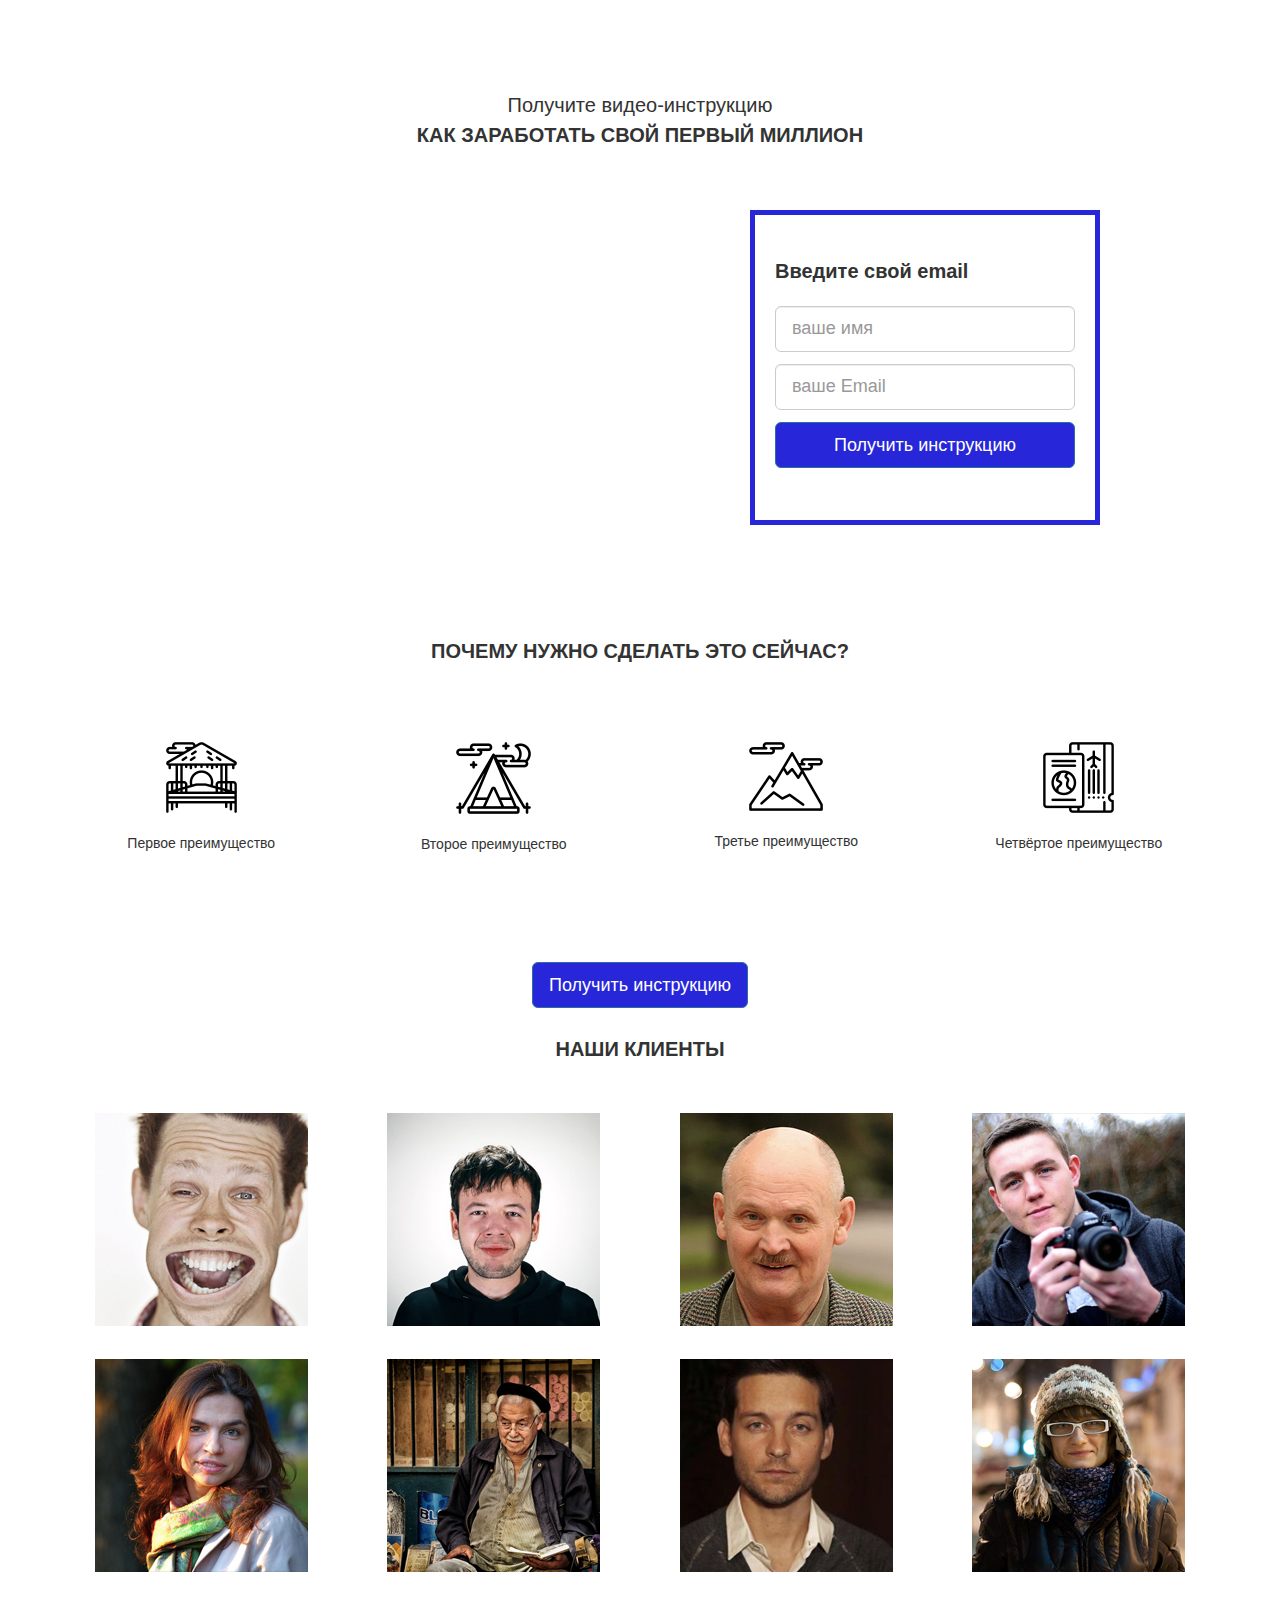
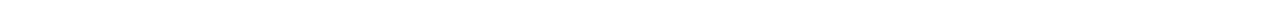
<file: lesson_12/index.html>
<!DOCTYPE html>
<html lang="en">
<head>
	<meta charset="UTF-8">
	<title>Document</title>
	<link rel="stylesheet" href="css/bootstrap.css">
	<link rel="stylesheet" href="css/style.css">
	

</head>
<body>
  <div class="section">
  	<div class="container">
  		<!-- !первый row (строка) под заголовок -->
  		<div class="row">
  		 <div class="col-lg-6 col-lg-offset-3">
  			<h1 class="header text-center">
  				<span>Получите видео-инструкцию</span>
  				<strong class="text-uppercase">Как заработать свой первый миллион</strong>
  			</h1>
    </div>	
  	</div>
  	<!-- второй row видео и форма -->
  	<div class="rov">
  		<div class="col-lg-6 col-lg-offset-1 col-md-8 col-md-offset-2">
  		<div class="video">
  				<iframe width="100%" height="315" src="https://www.youtube.com/embed/AC9H1f4MeoI?rel=0&amp;controls=0&amp;showinfo=0" frameborder="0" allowfullscreen></iframe>
  		</div>
  		</div>
  		<div class="col-lg-4 col-lg-offset-0 col-md-8 col-md-offset-2">
  			<div class="form">
  				<p class="form-heder text-centr">Введите свой email</p>
  				<form action="">
  					<input type="text" class="form-control input-lg" placeholder="ваше имя"">  
  					<input type="text" class="form-control input-lg" placeholder="ваше Email"">
  					<button class="btn btn-primary btn-lg btn-block form-btn">Получить инструкцию</button> 
  				</form>
  			</div>
  		</div>
  	</div>
   </div>
  </div>

  <div class="section">
  	<div class="container">
  		
  	<!-- row под заголовок секции -->
  	<div class="row">
  		<div class="col-lg-12col-xs-12col-sm-12">
  			<h2 class="section-header text-uppercase text-center">Почему нужно сделать это сейчас?</h2>
  		</div>
  	</div>
  	<!-- Блок с преимуществами -->
  	<div class="feature text-center">
  		<div class="row">
  			<div class="col-lg-3 col-md-6">
  				<div class="feature-box">
  					<img src="img/01.png" alt="1 преимущество">
  					<p>Первое преимущество</p>
  				</div>
  			</div>
  			<div class="col-lg-3 col-md-6">
  				<div class="feature-box">
  					<img src="img/02.png" alt="2 преимущество">
  					<p>Второе преимущество</p>
  				</div>
  			</div>
  			<div class="col-lg-3 col-md-6">
  				<div class="feature-box">
  					<img src="img/03.png" alt="3 преимущество">
  					<p>Третье преимущество</p>
  				</div>
  			</div>
  			<div class="col-lg-3 col-md-6">
  				<div class="feature-box">
  					<img src="img/04.png" alt="4 преимущество">
  					<p>Четвёртое преимущество</p>
  				</div>
  			</div>
  		</div>
  	</div>
  	<!-- кнопка получить инструкцию -->
  	<button class="btn btn-primary btn-lg form-btn center-block">Получить инструкцию</button>
  	</div>
<!-- Наши Клиенты -->
   <div class="container">
   		<div class="row">
   			<div class="col-lg-12">
   				<h3 class="text-center text-uppercase clients-heder">наши клиенты</h3>
   			</div>
   			</div>
   			<div class="client-foto text-center">
   				<div class="row">
   				<div class="col-lg-3 col-md-6">
   					<div class="foto-cliets"><img src="img/Слой 1.png" alt=""></div>
   				</div>
   				<div class="col-lg-3 col-md-6">
   					<div class="foto-cliets"><img src="img/Слой 2.png" alt=""></div>
   				</div>
   				<div class="col-lg-3 col-md-6">
   					<div class="foto-cliets"><img src="img/Слой 3.png" alt=""></div>
   				</div>
   				<div class="col-lg-3 col-md-6">
   					<div class="foto-cliets"><img src="img/Слой 4.png" alt=""></div>
   				</div>
   				<div class="col-lg-3 col-md-6">
   					<div class="foto-cliets"><img src="img/Слой 5.png" alt=""></div>
   				</div>
   				<div class="col-lg-3 col-md-6">
   					<div class="foto-cliets"><img src="img/Слой 6.png" alt=""></div>
   				</div>
   				<div class="col-lg-3 col-md-6">
   					<div class="foto-cliets"><img src="img/Слой 7.png" alt=""></div>
   				</div>
   				<div class="col-lg-3 col-md-6">
   					<div class="foto-cliets"><img src="img/Слой 8.jpg" alt=""></div>
   				</div>
   			</div>
   			</div>

</div>
   			</div>
   			</div>
   
   
  	

  
	
</body>
</html>
</file>
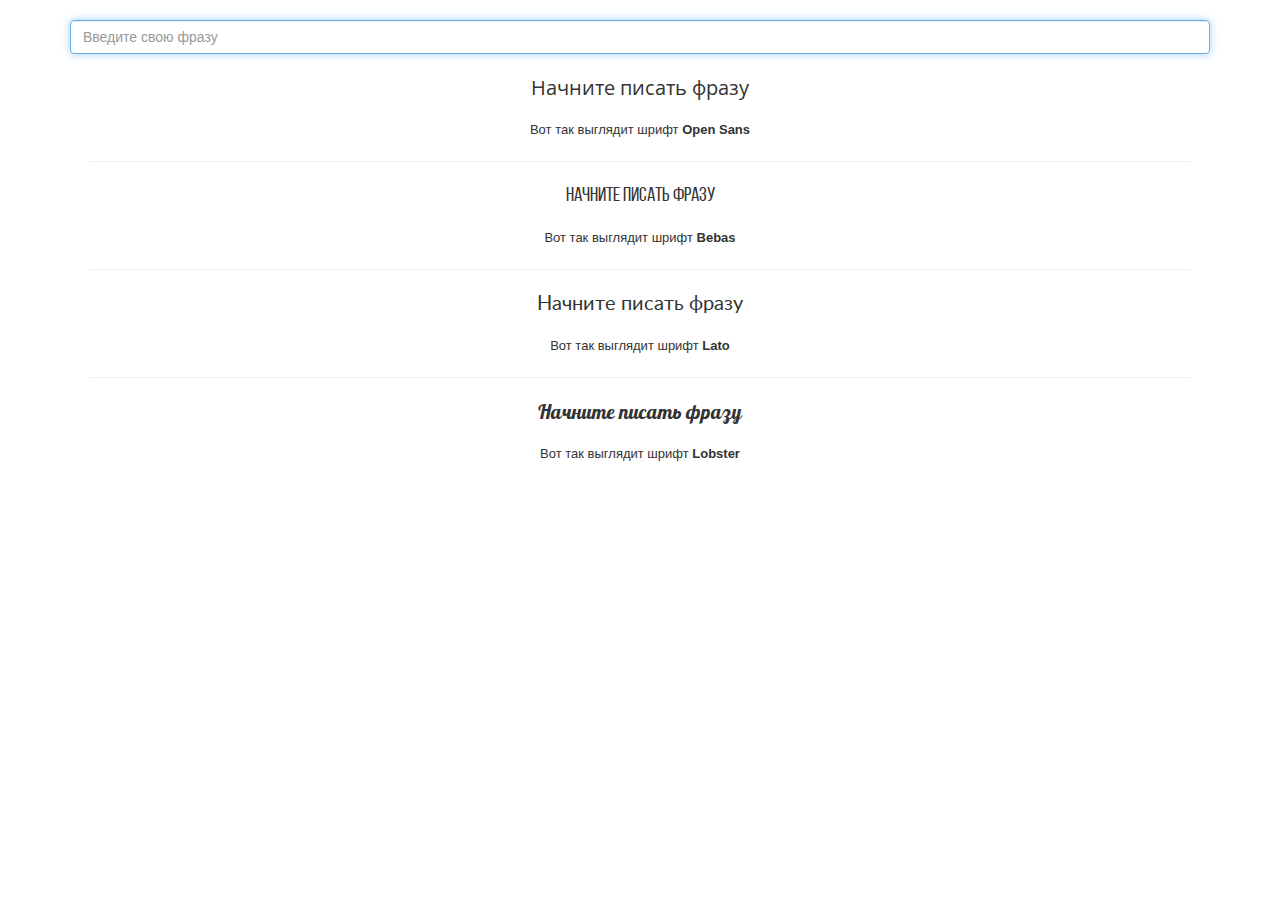
<file: lesson_14/index.html>
<!DOCTYPE html>
<html lang="ru">
  <head>
    <meta charset="utf-8">
    <meta http-equiv="X-UA-Compatible" content="IE=edge">
    <meta name="viewport" content="width=device-width, initial-scale=1">
    <meta property="og:title" content="" />
    <meta property="og:description" content="" />
    <meta property="og:url" content="" />
    <meta property="og:image" content="img/preview.jpg" />

    <meta name="title" content="" />
    <meta name="description" content="" />
    <link rel="image_src" href="img/preview.jpg" />
    <link href="https://fonts.googleapis.com/css?family=Open+Sans&amp;subset=cyrillic" rel="stylesheet">

    <!-- The above 3 meta tags *must* come first in the head; any other head content must come *after* these tags -->
    <title>Подбор шрифтов</title>
    <link rel="shortcut icon" type="image/x-icon" href="favicon.ico">
    <link rel="icon" href="img/favicon/favicon-16.png" sizes="16x16" type="image/png">
    <link rel="icon" href="img/favicon/favicon-32.png" sizes="32x32" type="image/png">
    <link rel="icon" href="img/favicon/favicon-48.png" sizes="48x48" type="image/png">
    <link rel="icon" href="img/favicon/favicon-62.png" sizes="62x62" type="image/png">
    <link rel="icon" href="img/favicon/favicon-192.png" sizes="192x192" type="image/png">

    <!-- Bootstrap -->
    <link href="css/bootstrap.min.css" rel="stylesheet">
  	<link rel="stylesheet" href="css/style.css"/>
    <link href="https://fonts.googleapis.com/css?family=Open+Sans&amp;subset=cyrillic" rel="stylesheet">
    <!-- HTML5 shim and Respond.js for IE8 support of HTML5 elements and media queries -->
    <!-- WARNING: Respond.js doesn't work if you view the page via file:// -->
    <!--[if lt IE 9]>
      <script src="https://oss.maxcdn.com/html5shiv/3.7.3/html5shiv.min.js"></script>
      <script src="https://oss.maxcdn.com/respond/1.4.2/respond.min.js"></script>
    <![endif]-->
  </head>
  <body>
    <header>
    	<div class="container">
  				<div class="text-box"><input type="search" class="form-control" autofocus placeholder="Введите свою фразу"></div>
  				<div class="fonts">
  					<p class="resault open">Начните писать фразу</p>
  					<small>Вот так выглядит шрифт <strong>Open Sans</strong></small>
  					<hr>
  					<p class="resault bebas">Начните писать фразу</p>
  					<small>Вот так выглядит шрифт <strong>Bebas</strong></small>
  					<hr>
  					<p class="resault Lato">Начните писать фразу</p>
  					<small>Вот так выглядит шрифт <strong>Lato</strong></small>
  					<hr>
  					<p class="resault lobster">Начните писать фразу</p>
  					<small>Вот так выглядит шрифт <strong>Lobster</strong></small>
  					
  				</div>
    	</div>
    </header>

    <!-- jQuery (necessary for Bootstrap's JavaScript plugins) -->
    <script src="https://ajax.googleapis.com/ajax/libs/jquery/1.12.4/jquery.min.js"></script>
    <!-- Include all compiled plugins (below), or include individual files as needed -->
    <script>
    		$('input').keyup(function(){
    			$('p.resault').text($('input').val())
    		});
    </script>
  </body>
</html>
</file>
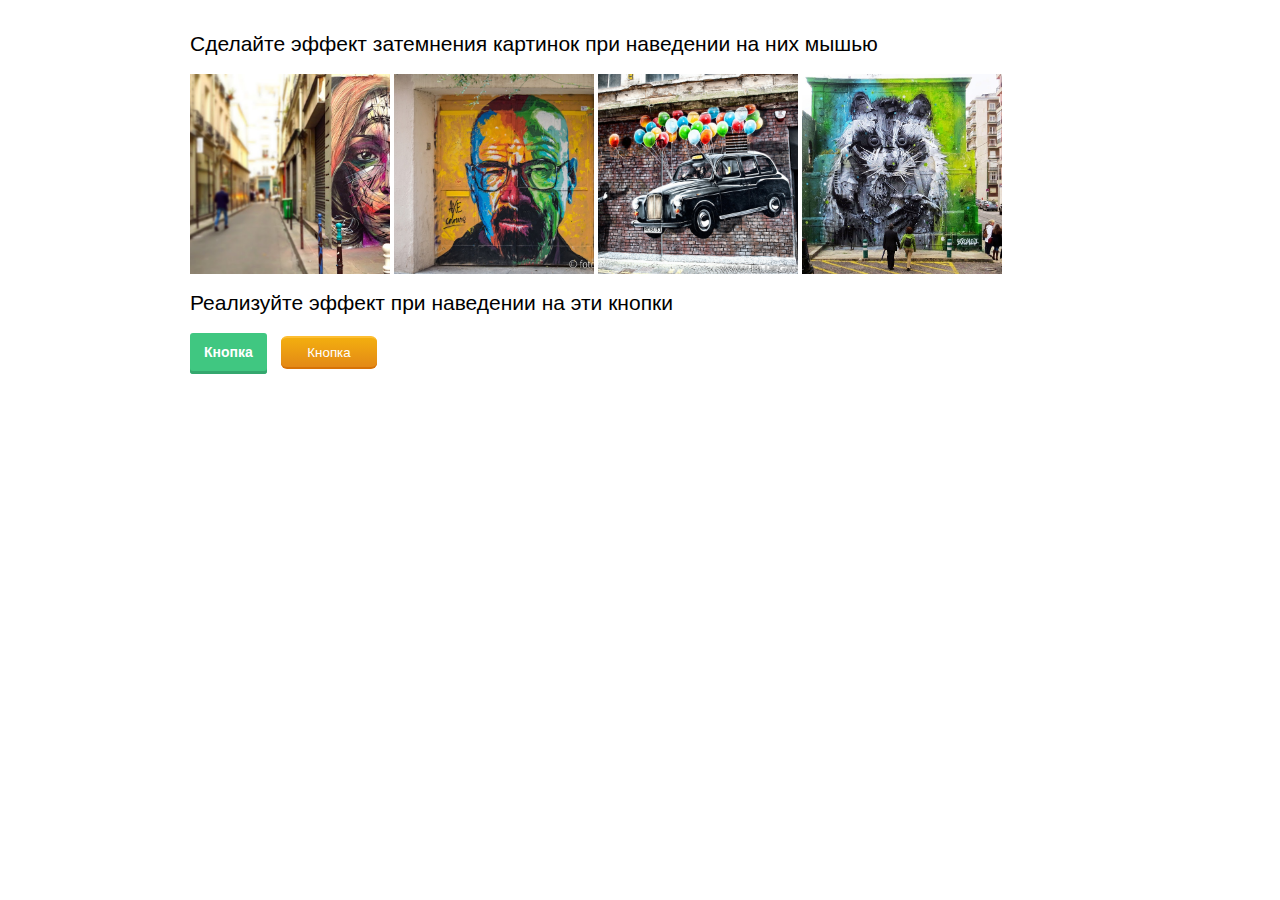
<file: Дз15/index.html>
<!DOCTYPE html>
<html lang="en">
<head>
	<meta charset="UTF-8">
	<title>Задание к 15 уроку</title>
	<link rel="stylesheet" href="css/style.css">
</head>
<body>
		
		<div class="container">

			<section id="one">
				<h2>Сделайте эффект затемнения картинок при наведении на них мышью</h2>
				<div class="image image-one"></div>
				<div class="image image-two"></div>
				<div class="image image-three"></div>
				<div class="image image-four"></div>
			</section>	

			<section id="two">
				<h2>Реализуйте эффект при наведении на эти кнопки</h2>
				<button class="button button-one">Кнопка</button>
				<button class="button button-two">Кнопка</button>
			</section>
			
		</div>

</body>
</html>
</file>
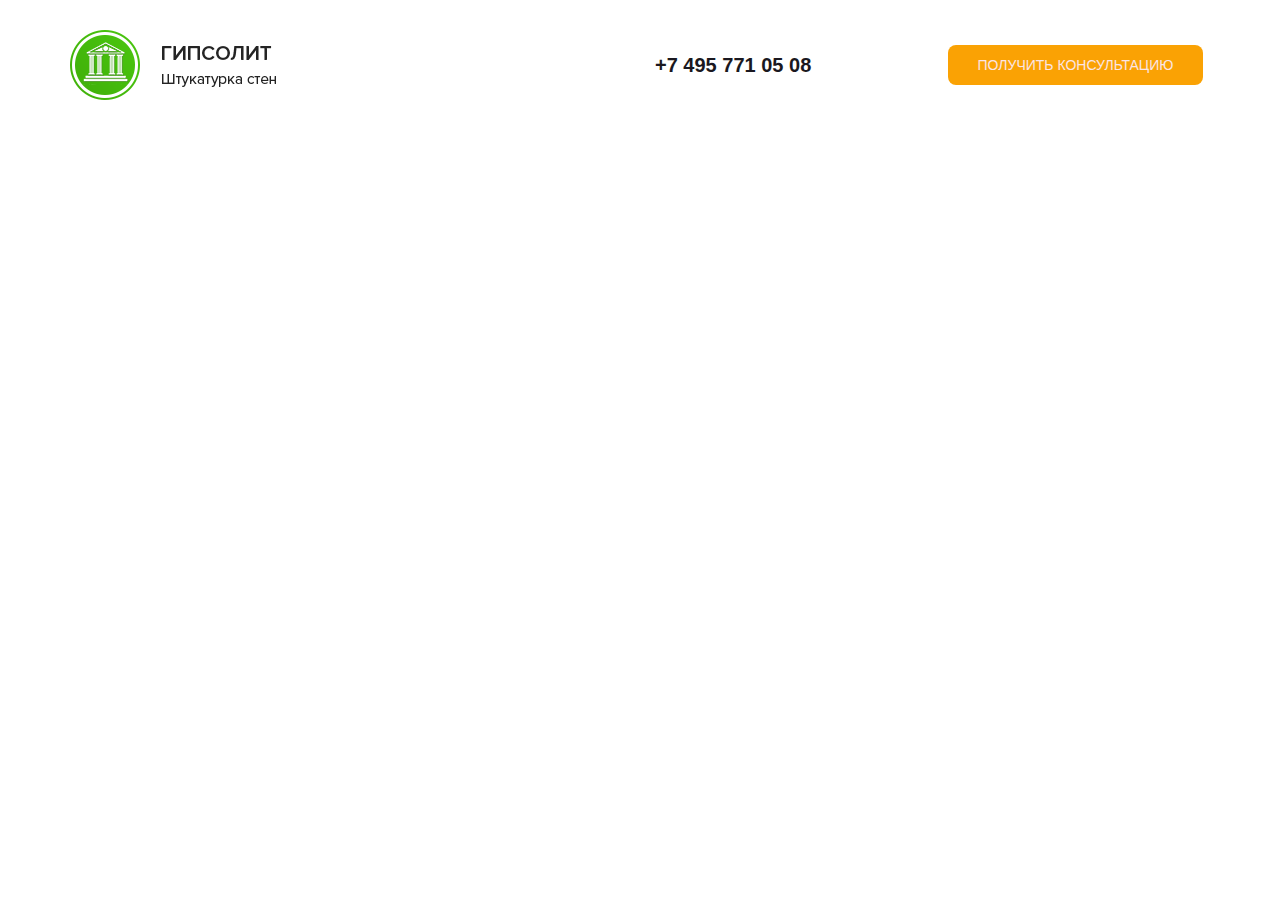
<file: Modul_5_1/src/index.html>
<!DOCTYPE html>
<html lang="en">
<head>
  <meta charset="UTF-8">
  <link rel="stylesheet" href="css/bootstrap.css">
  <link rel="stylesheet" href="css/maine.css">
  <title>практика 1</title>
</head>
<body>

  <main>
    <div class="container">
      <div class="row">
        <div class="header">

          <div class="col-md-3"> 
          <div class="logo">
            <img src="img/gipsolit.png" alt="штукатурка стен">
          </div>
          </div>

          <div class="col-md-3 col-md-offset-3">
           <a class="phone-link" href="">+7 495 771 05 08</a> 
          </div>
          <div class="col-md-3">
           <div class="wrap">
             <div class="wrap-block">
               <button class="button header-btn">получить консультацию</button>
             </div>
           </div>  
          </div>
        </div>  
      </div>
    </div>
  </main>
  
</body>
</html>
</file>
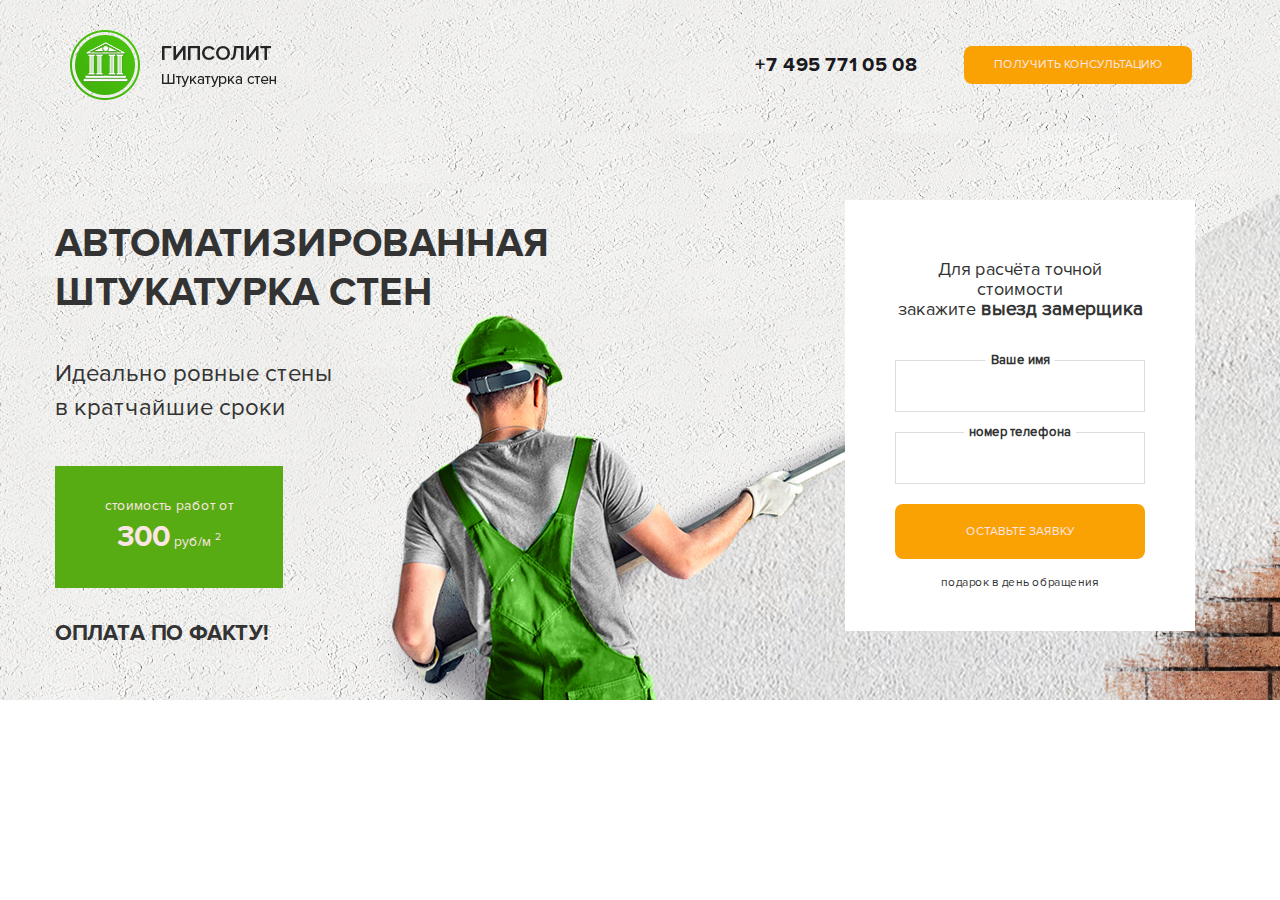
<file: Modul_5_2/src/index.html>
<!DOCTYPE html>
<html lang="en">
<head>
  <meta charset="UTF-8">
  <link rel="stylesheet" href="css/bootstrap.css">
  <link rel="stylesheet" href="css/maine.css">
  <title>практика 1</title>
</head>
<body>

  <main class="main">
    <div class="container">
      <div class="row">
        <div class="header">

          <div class="col-md-3"> 
          <div class="logo">
            <img src="img/gipsolit.png" alt="штукатурка стен">
          </div>
          </div>

          <div class="col-md-3 col-md-offset-3">
           <div class="phone-block">
             <a class="phone-link" href="">+7 495 771 05 08</a>
           </div> 
          </div>
          <div class="col-md-3">
           <div class="wrap">
             <div class="wrap-block">
               <button class="button header-btn">получить консультацию</button>
             </div>
           </div>  
          </div>
        </div>

  <div class="main-content">
    <div class="row">
      <div class="col-md-6">
        <div class="main-title">
          <h1>автоматизированная штукатурка стен</h1>
          <p class="main-subtitle">Идеально ровные стены <br>в кратчайшие сроки</p>
          <span>
            стоимость работ от <br> <strong>300</strong> руб/м <sup>2</sup>
          </span>
          <strong class="main-trigger">
            оплата по факту!
          </strong>
        </div>
      </div>
     <div class="container">
             <div class="col-md-4 col-md-offset-2">
        <div class="main-form">
         <h2 class="main-form-header">Для расчёта точной стоимости <br>закажите <strong>выезд замерщика</strong></h2>
         <form action="#">
           <label for="#">Ваше имя</label>
           <input class="main-form-input" type="text">
           <label for="#">номер телефона</label>
           <input class="main-form-input" type="text">
           <button class="main-form-btn button" type="submit">оставьте заявку</button>
           <small>подарок в день обращения</small>
         </form> 
        </div>
      </div>
     </div>    
    </div>
  </div>       
      </div>
    </div>
  </main>
  
</body>
</html>
</file>
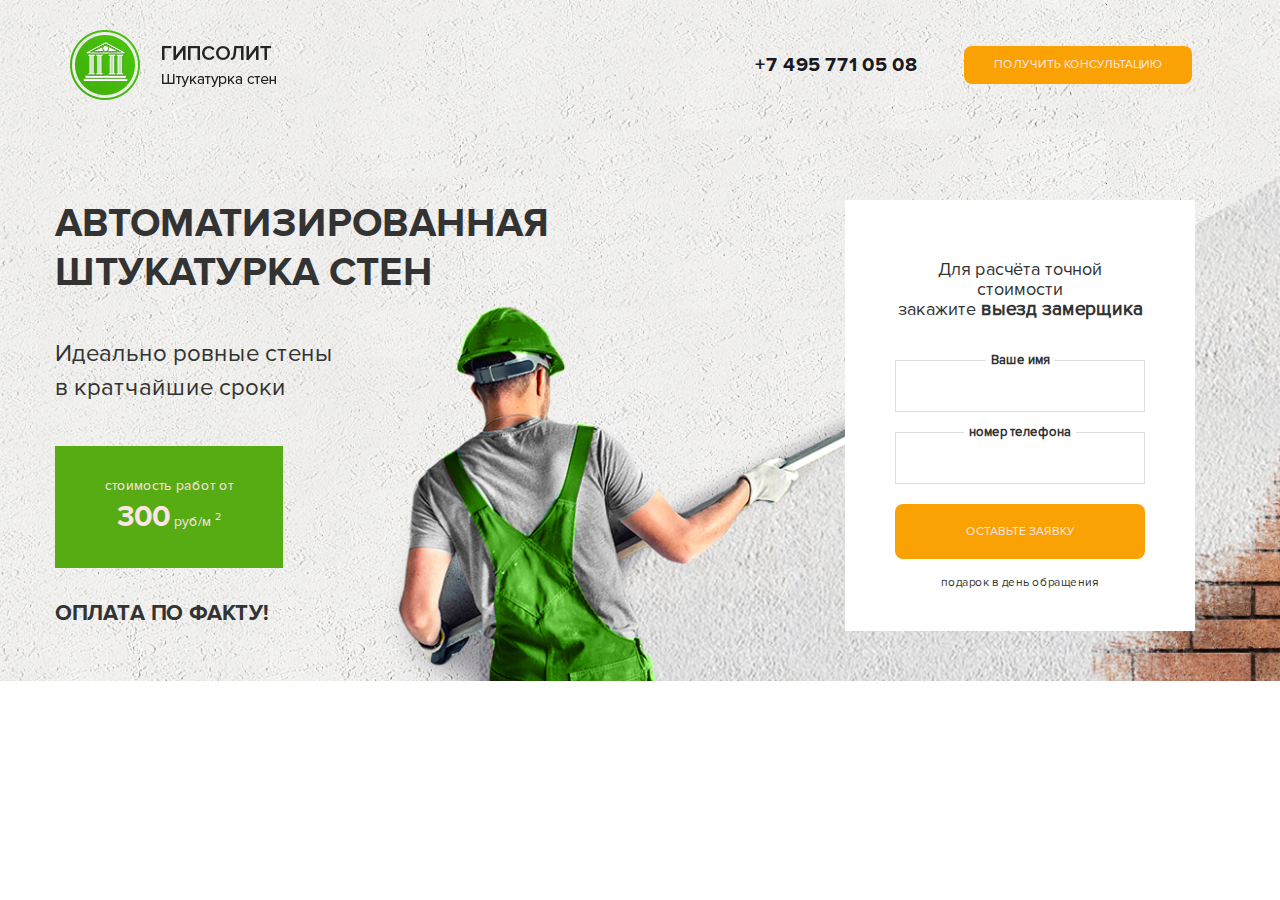
<file: Modul_5_3/src/index.html>
<!DOCTYPE html>
<html lang="en">
<head>
  <meta charset="UTF-8">
  <link rel="stylesheet" href="css/bootstrap.css">
  <link rel="stylesheet" href="css/maine.css">
  <title>практика 1</title>
</head>
<body>

  <main class="main">
    <div class="container">
      <div class="row">
        <div class="header">

          <div class="col-md-3 col-sm-4 col-xs-12"> 
          <div class="logo">
            <img src="img/gipsolit.png" alt="штукатурка стен">
          </div>
          </div>

          <div class="col-lg-3 col-lg-offset-3 col-md-5 col-md-offset-1 col-sm-4 col-sm-offset-0 col-xs-12">
           <div class="phone-block">
             <a class="phone-link" href="">+7 495 771 05 08</a>
           </div> 
          </div>
          <div class="col-md-3 col-sm-4 col-xs-12">
           <div class="wrap">
             <div class="wrap-block">
               <button class="button header-btn">получить консультацию</button>
             </div>
           </div>  
          </div>
        </div>

  <div class="main-content">
    <div class="row">
      <div class="col-md-6 col-sm-12">
        <div class="main-title">
          <h1>автоматизированная штукатурка стен</h1>
          <p class="main-subtitle">Идеально ровные стены <br>в кратчайшие сроки</p>
          <span>
            стоимость работ от <br> <strong>300</strong> руб/м <sup>2</sup>
          </span>
          <strong class="main-trigger">
            оплата по факту!
          </strong>
        </div>
      </div>
     <div class="container">
             <div class="col-lg-4 col-lg-offset-2 col-md-5 col-md-offset-1 col-sm-8 col-sm-offset-2">
        <div class="main-form">
         <h2 class="main-form-header">Для расчёта точной стоимости <br>закажите <strong>выезд замерщика</strong></h2>
         <form action="#">
           <label for="#">Ваше имя</label>
           <input class="main-form-input" type="text">
           <label for="#">номер телефона</label>
           <input class="main-form-input" type="text">
           <button class="main-form-btn button" type="submit">оставьте заявку</button>
           <small>подарок в день обращения</small>
         </form> 
        </div>
      </div>
     </div>    
    </div>
  </div>       
      </div>
    </div>
  </main>
  
</body>
</html>
</file>
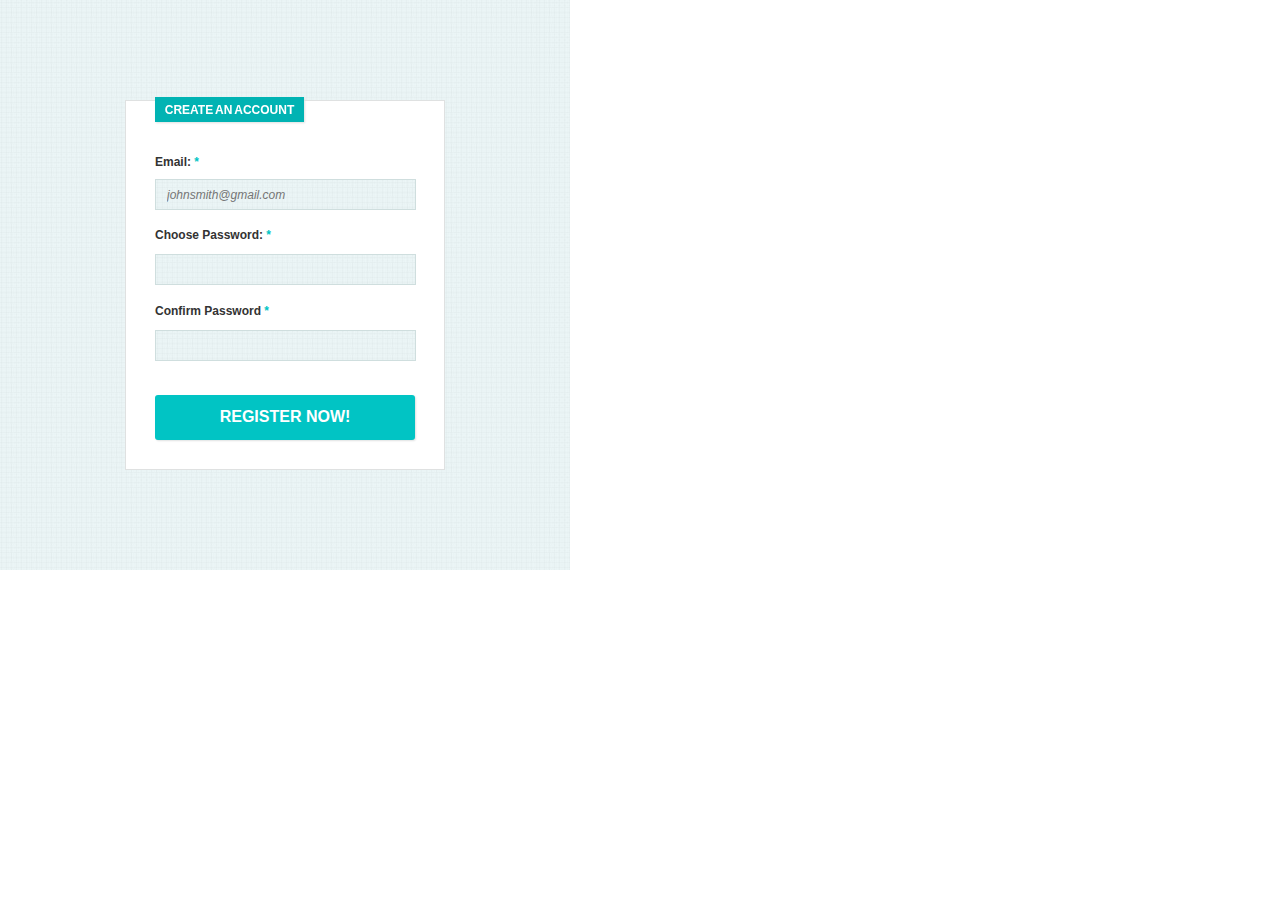
<file: project 13/src/index.html>
<!DOCTYPE html>
<html lang="en">
<head>
  <meta charset="UTF-8">
  <title>pixel</title>
  <link rel="stylesheet" href="css/bootstrap.css">
  <link rel="stylesheet" href="css/maine.css">
</head>
<body>
  <div class="r1">
    <div class="window-form">
    <div class="cre-account">
      <span class="cre-h">
        CREATE AN ACCOUNT
      </span>  
    </div>
    <div class="reg-form">
      <div class="email">
      <span class="email-header">
       Email: <span class="star">*</span>
       </span>
      </div> 
      <div class="email-input">
       <form action="">
         <input type="text" placeholder="johnsmith@gmail.com">
       </form>
      </div>
      <div class="password-header">  
       <span>
       Choose Password: <span class="star">*</span>
       </span>
      </div>
      <div class="choose-password">
       <form action="" class="chp">
         <input type="text">
       </form>
      </div>
      <div class="confirm-password"> 
       <span class="password-header">
       Confirm Password <span class="star">*</span>
       </span>
      </div>
      <div class="confirm-password2">
       <form action="" class="cp">
         <input type="text">
       </form>
      </div>
    </div>
      <div class="reg-now">
       <button >
        register now!
       </button>
      </div>
  </div>
  </div>
</body>
</html>
</file>
<file: lesson_12/css/style.css>
.header {
	font-size: 20px;
	line-height: 1.5;
	margin: 60px auto;


}
.header span {
	display: block;
}

.section {
	padding: 30px 0;
}

.form-heder, .section-header, .clients-heder {
	margin-bottom: 20px;
	font-size: 20px;
	font-weight: 900;
}
.form {
	border: 5px solid #2727d9;
	padding: 42px 20px;
}
	.form input {
		margin-bottom:12px;
}	

.form-btn {
	background-color: #2727d9;
	margin: 10px auto;
}

.feature {
	margin: 60px auto;
}
.feature p {
	margin-top: 20px;
}
.video {
	margin-bottom:30px;
}
.feature-box {
	height: 160px;
	}
.foto-cliets {
	margin-top: 33px
}
</file>
<file: lesson_14/css/style.css>
@font-face {
		font-family: "BebasRegular";
		src: url("../fonts/BebasRegular.eot");
		src: url("../fonts/BebasRegular.eot?#iefix")format("embedded-opentype"),
		url("../fonts/BebasRegular.woff") format("woff"),
		url("../fonts/BebasRegular.ttf") format("truetype");
		font-style: normal;
		font-weight: normal;
	}

@font-face {
		font-family: "LatoRegular";
		src: url("../fonts/LatoRegular.eot");
		src: url("../fonts/LatoRegular.eot?#iefix")format("embedded-opentype"),
		url("../fonts/LatoRegular.woff") format("woff"),
		url("../fonts/LatoRegular.ttf") format("truetype");
		font-style: normal;
		font-weight: normal;
	}

@font-face {
		font-family: "LobsterRegular";
		src: url("../fonts/LobsterRegular.eot");
		src: url("../fonts/LobsterRegular.eot?#iefix")format("embedded-opentype"),
		url("../fonts/LobsterRegular.woff") format("woff"),
		url("../fonts/LobsterRegular.ttf") format("truetype");
		font-style: normal;
		font-weight: normal;
}



.text-box{
	padding-top: 2rem;
}
.result {
	margin-bottom: 0;
	margin-top: 3rem;
}
.fonts {
	font-size: 2rem;
	text-align: center;
	padding: 2rem;
}
small {
	font-size: 1.3rem;
}
.open {
	font-family: 'Open Sans';
}

.bebas {
	font-family: "BebasRegular";
}

.Lato {
	font-family: "LatoRegular";
}

.lobster {
	font-family: "LobsterRegular";
}
</file>
<file: Дз15/css/style.css>
body {
	margin: 0;
	font-size: 14px;
	font-family: sans-serif;
}

h2 {
	font-weight: 100;
}

.container {
	max-width: 900px;
	margin: auto;
	padding: 15px;
}
.image {
	display: inline-block;
	vertical-align: top;
	width: 200px;
	height: 200px;
}
.image-one {
	background: url(../img/1.jpg) center no-repeat;
	background-size: cover;
}
.image-two {
	background: url(../img/2.jpg) center no-repeat;
	background-size: cover;
}
.image-three {
	background: url(../img/3.jpg) center no-repeat;
	background-size: cover;
}
.image-four {
	background: url(../img/4.jpg) center no-repeat;
	background-size: cover;
}
.image-one:hover{
	opacity: 0.4;
}.image-two:hover{
	opacity: 0.4;
}.image-three:hover{
	opacity: 0.4;
}.image-four:hover{
	opacity: 0.4;
}

.button-one {
	border: none;
	font-weight: 700;
	font-size: 14px;
 color: white;
 padding: .8em 1em calc(.8em + 3px);
 border-radius: 3px;
 background: rgb(64,199,129);
 box-shadow: 0 -3px rgb(53,167,110) inset;
 transition: 0.2s;
}
.button-two {
	display: inline-block;
 color: white;
 padding: .5em 2em;
 border: none;
 border-width: 2px 0;
 border-style: solid none;
 border-color: #FDBE33 #000 #D77206;
 border-radius: 6px;
 background: linear-gradient(#F3AE0F, #E38916) #E38916;
 transition: 0.2s;
 margin-left: 10px;
}

.button-one:hover {
	border: solid red 2px;
}
.button-two:hover {
	border: solid red 2px;
}
</file>
<file: Modul_5_1/src/css/maine.css>
/* цвета  */
/* базовые настройки */
html {
  font-size: 10px;
}
.button {
  background-color: #faa204;
  color: #fbe5e5;
  padding: 1rem 3rem;
  border-radius: 8px;
  text-transform: uppercase;
  border: none;
}
/* типография */
section {
  padding: 10rem 0;
}
.header {
  height: 7rem;
}
.wrap {
  display: table;
  width: 100%;
  height: 7rem;
}
.wrap-block {
  display: table-cell;
  vertical-align: middle;
}
/* main */
main {
  padding: 3rem;
}
.phone-link {
  display: inline-block;
  color: #1a1820;
  font-weight: 900;
  font-size: 2rem;
  height: 7rem;
  line-height: 7rem;
}
</file>
<file: Modul_5_2/src/css/maine.css>
/* fonts settings */
@font-face {
  font-family: 'ProximaNova_reg';
  src: url('../fonts/ProximaNova-Regular.eot');
  src: url('../fonts/ProximaNova-Regular.eot?#iefix') format('embedded-opentype'), url('../fonts/ProximaNova-Regular.woff2') format('woff2'), url('../fonts/ProximaNova-Regular.woff') format('woff'), url('../fonts/ProximaNova-Regular.ttf') format('truetype'), url('../fonts/ProximaNova-Regular.svg#ProximaNova-Regular') format('svg');
  font-weight: normal;
  font-style: normal;
}
@font-face {
  font-family: 'ProximaNova_bold';
  src: url('../fonts/ProximaNova-Bold.eot');
  src: url('../fonts/ProximaNova-Bold.eot?#iefix') format('embedded-opentype'), url('../fonts/ProximaNova-Bold.woff2') format('woff2'), url('../fonts/ProximaNova-Bold.woff') format('woff'), url('../fonts/ProximaNova-Bold.ttf') format('truetype'), url('../fonts/ProximaNova-Bold.svg#ProximaNova-Bold') format('svg');
  font-weight: bold;
  font-style: normal;
}
/* цвета  */
/* базовые настройки */
html {
  font-size: 10px;
}
body {
  font-family: 'ProximaNova_reg', sans-serif;
}
.button {
  padding: 1rem 3rem;
  border-radius: 8px;
  font-size: 1.2rem;
  background-color: #faa204;
  color: #fbe5e5;
  text-transform: uppercase;
  border: none;
  margin-right: 1.8rem ;
}
/* типография */
section {
  padding: 10rem 0;
}
/* main */
.main {
  padding: 3rem 0 5rem;
  background: #ffffff url(..//img/bgg.jpg) center center no-repeat;
  background-size: cover;
}
.main-content {
  margin-top: 10rem;
}
.main-content h1 {
  margin-bottom: 4rem;
  font-family: 'ProximaNova_bold', sans-serif;
  font-size: 4rem;
  text-transform: uppercase;
  line-height: 4.85rem;
}
.main-subtitle {
  margin-bottom: 4rem;
  font-size: 2.4rem;
}
.main span {
  display: inline-block;
  padding: 3rem 5rem;
  color: #fbe5e5;
  background-color: #58ac13;
  text-align: center;
}
.main span strong {
  font-size: 3rem;
  font-family: 'ProximaNova_bold', sans-serif;
}
.main-trigger {
  display: block;
  margin-top: 3rem;
  font-size: 2.2rem;
  text-transform: uppercase;
  font-family: 'ProximaNova_bold', sans-serif;
}
.main-form {
  background-color: #ffffff;
  padding: 4rem 5rem;
  text-align: center;
}
.main-form-header {
  margin-bottom: 4rem;
  font-size: 1.8rem;
}
.main-form-header strong {
  font-size: 1.9rem;
}
.main-form-input {
  display: block;
  margin: 2rem 0;
  width: 100%;
  border: 1px solid #dddddd;
  padding: 1.5rem;
}
.main-form label {
  padding: 0.5rem;
  position: absolute;
  left: 50%;
  transform: translateX(-50%) translateY(-50%);
  font-size: 1.3rem;
  background-color: #ffffff;
}
.main-form-btn {
  display: block;
  height: 5.5rem;
  width: 100%;
}
.main-form small {
  display: block;
  margin-top: 1.5rem;
}
.header {
  height: 7rem;
}
.wrap {
  display: table;
  width: 100%;
  height: 7rem;
}
.wrap-block {
  display: table-cell;
  vertical-align: middle;
  text-align: right;
}
.phone-block {
  text-align: right;
}
.phone-link {
  display: inline-block;
  font-family: 'ProximaNova_bold', sans-serif;
  font-weight: 900;
  font-size: 2rem;
  height: 7rem;
  line-height: 7rem;
  color: #1a1820;
}
</file>
<file: Modul_5_3/src/css/maine.css>
/* fonts settings */
@font-face {
  font-family: 'ProximaNova_reg';
  src: url('../fonts/ProximaNova-Regular.eot');
  src: url('../fonts/ProximaNova-Regular.eot?#iefix') format('embedded-opentype'), url('../fonts/ProximaNova-Regular.woff2') format('woff2'), url('../fonts/ProximaNova-Regular.woff') format('woff'), url('../fonts/ProximaNova-Regular.ttf') format('truetype'), url('../fonts/ProximaNova-Regular.svg#ProximaNova-Regular') format('svg');
  font-weight: normal;
  font-style: normal;
}
@font-face {
  font-family: 'ProximaNova_bold';
  src: url('../fonts/ProximaNova-Bold.eot');
  src: url('../fonts/ProximaNova-Bold.eot?#iefix') format('embedded-opentype'), url('../fonts/ProximaNova-Bold.woff2') format('woff2'), url('../fonts/ProximaNova-Bold.woff') format('woff'), url('../fonts/ProximaNova-Bold.ttf') format('truetype'), url('../fonts/ProximaNova-Bold.svg#ProximaNova-Bold') format('svg');
  font-weight: bold;
  font-style: normal;
}
/* цвета  */
/* базовые настройки */
html {
  font-size: 10px;
}
body {
  font-family: 'ProximaNova_reg', sans-serif;
}
a:hover {
  text-decoration: none;
}
button:focus,
input:focus,
a:focus {
  outline: none;
}
.button {
  padding: 1rem 3rem;
  border-radius: 8px;
  font-size: 1.2rem;
  background-color: #faa204;
  color: #fbe5e5;
  text-transform: uppercase;
  border: none;
  margin-right: 1.8rem ;
  transition: all 0.2s;
}
.button:hover {
  cursor: pointer;
  background-color: #fbac1c;
}
/* типография */
section {
  padding: 10rem 0;
}
/* main */
.main {
  padding: 3rem 0 5rem;
  background: #ffffff url(..//img/bgg.jpg) center center no-repeat;
  background-size: cover;
}
.main-content {
  margin-top: 10rem;
}
.main-content h1 {
  margin-top: 0;
  margin-bottom: 4rem;
  font-family: 'ProximaNova_bold', sans-serif;
  font-size: 4rem;
  text-transform: uppercase;
  line-height: 4.85rem;
}
.main-subtitle {
  font-family: 'ProximaNova_reg', sans-serif;
  margin-bottom: 4rem;
  font-size: 2.4rem;
}
.main span {
  display: inline-block;
  padding: 3rem 5rem;
  color: #fbe5e5;
  background-color: #58ac13;
  text-align: center;
}
.main span strong {
  font-size: 3rem;
  font-family: 'ProximaNova_bold', sans-serif;
}
.main-trigger {
  display: block;
  margin-top: 3rem;
  font-size: 2.2rem;
  text-transform: uppercase;
  font-family: 'ProximaNova_bold', sans-serif;
}
.main-form {
  background-color: #ffffff;
  padding: 4rem 5rem;
  text-align: center;
}
.main-form-header {
  margin-bottom: 4rem;
  font-size: 1.8rem;
}
.main-form-header strong {
  font-size: 1.9rem;
}
.main-form-input {
  display: block;
  margin: 2rem 0;
  width: 100%;
  border: 1px solid #dddddd;
  padding: 1.5rem;
}
.main-form label {
  padding: 0.5rem;
  position: absolute;
  left: 50%;
  transform: translateX(-50%) translateY(-50%);
  font-size: 1.3rem;
  background-color: #ffffff;
}
.main-form-btn {
  display: block;
  height: 5.5rem;
  width: 100%;
}
.main-form small {
  display: block;
  margin-top: 1.5rem;
}
.header {
  height: 7rem;
}
.wrap {
  display: table;
  width: 100%;
  height: 7rem;
}
.wrap-block {
  display: table-cell;
  vertical-align: middle;
  text-align: right;
}
.phone-block {
  text-align: right;
}
.phone-link {
  display: inline-block;
  font-family: 'ProximaNova_bold', sans-serif;
  font-weight: 900;
  font-size: 2rem;
  height: 7rem;
  line-height: 7rem;
  color: #1a1820;
}
@media (max-width: 991px) {
  .main {
    background-position: top right;
  }
  .phone-block {
    text-align: center;
  }
  .main-content {
    margin-top: 3rem;
  }
  .main-title {
    padding-bottom: 3rem;
    text-align: center;
  }
}
@media (max-width: 767px) {
  .header {
    text-align: center;
  }
  .wrap-block {
    text-align: center;
  }
}
</file>
<file: project 13/src/css/maine.css>
* {
  box-sizing: border-box;
}
.r1 {
  height: 570px;
  width: 570px;
  background-image: url(../img/bg.jpg);
}
.window-form {
  position: fixed;
  height: 370px;
  width: 320px;
  margin: 100px 125px 100px 125px;
  border: 1px solid #dfe1e1;
  background-color: white;
  margin-top: 100px;
}
.cre-account {
  height: 25px;
  width: 149px;
  background-color: #01b3b3;
  margin-left: 29px;
  position: absolute;
  margin-top: -4px;
  line-height: 25px;
  text-align: center;
  box-shadow: 1px 1px 2px #dfe1e1;
}
.cre-account .cre-h {
  font-family: "Arial bold", sans-serif;
  font-size: 12px;
  color: white;
  font-weight: 600;
  word-spacing: -1px;
}
.reg-form {
  height: 240px;
  width: 260px;
  margin-top: 50px;
  margin-left: 29px;
  padding: 0px;
}
.email-input {
  margin-top: 4px;
}
.email {
  height: 24px;
  width: 260px;
}
.email span {
  font-family: "Arial bold", sans-serif;
  font-size: 12px;
  font-weight: 600;
}
.choose-password {
  margin-top: 10px;
}
.password-header {
  margin-top: 14px;
}
.password-header span {
  font-family: "Arial bold", sans-serif;
  font-size: 12px;
  font-weight: 600;
  display: inline-block;
}
.confirm-password2 {
  margin-top: 10px;
}
.confirm-password {
  margin-top: 15px;
}
.confirm-password span {
  font-family: "Arial bold", sans-serif;
  font-size: 12px;
  font-weight: 600;
}
input {
  height: 31px;
  width: 261px;
  border: 1px solid #cfdede;
  padding: 2px;
  font-family: "Arial Regular", sans-serif;
  font-style: italic;
  font-size: 12px;
  font-weight: 500;
  padding-left: 11px;
  background-image: url(../img/bg.jpg);
}
.reg-now {
  margin-top: 4px;
  margin-left: 29px;
}
.reg-now button {
  border: none;
  height: 45px;
  width: 260px;
  background-color: #01c4c4;
  border-radius: 3px;
  box-shadow: 1px 1px 2px #dfe1e1;
  font-family: "Arial bold", sans-serif;
  font-size: 16px;
  color: white;
  font-weight: 600;
  text-transform: uppercase;
}
.star {
  color: #01c4c4;
}
</file>
